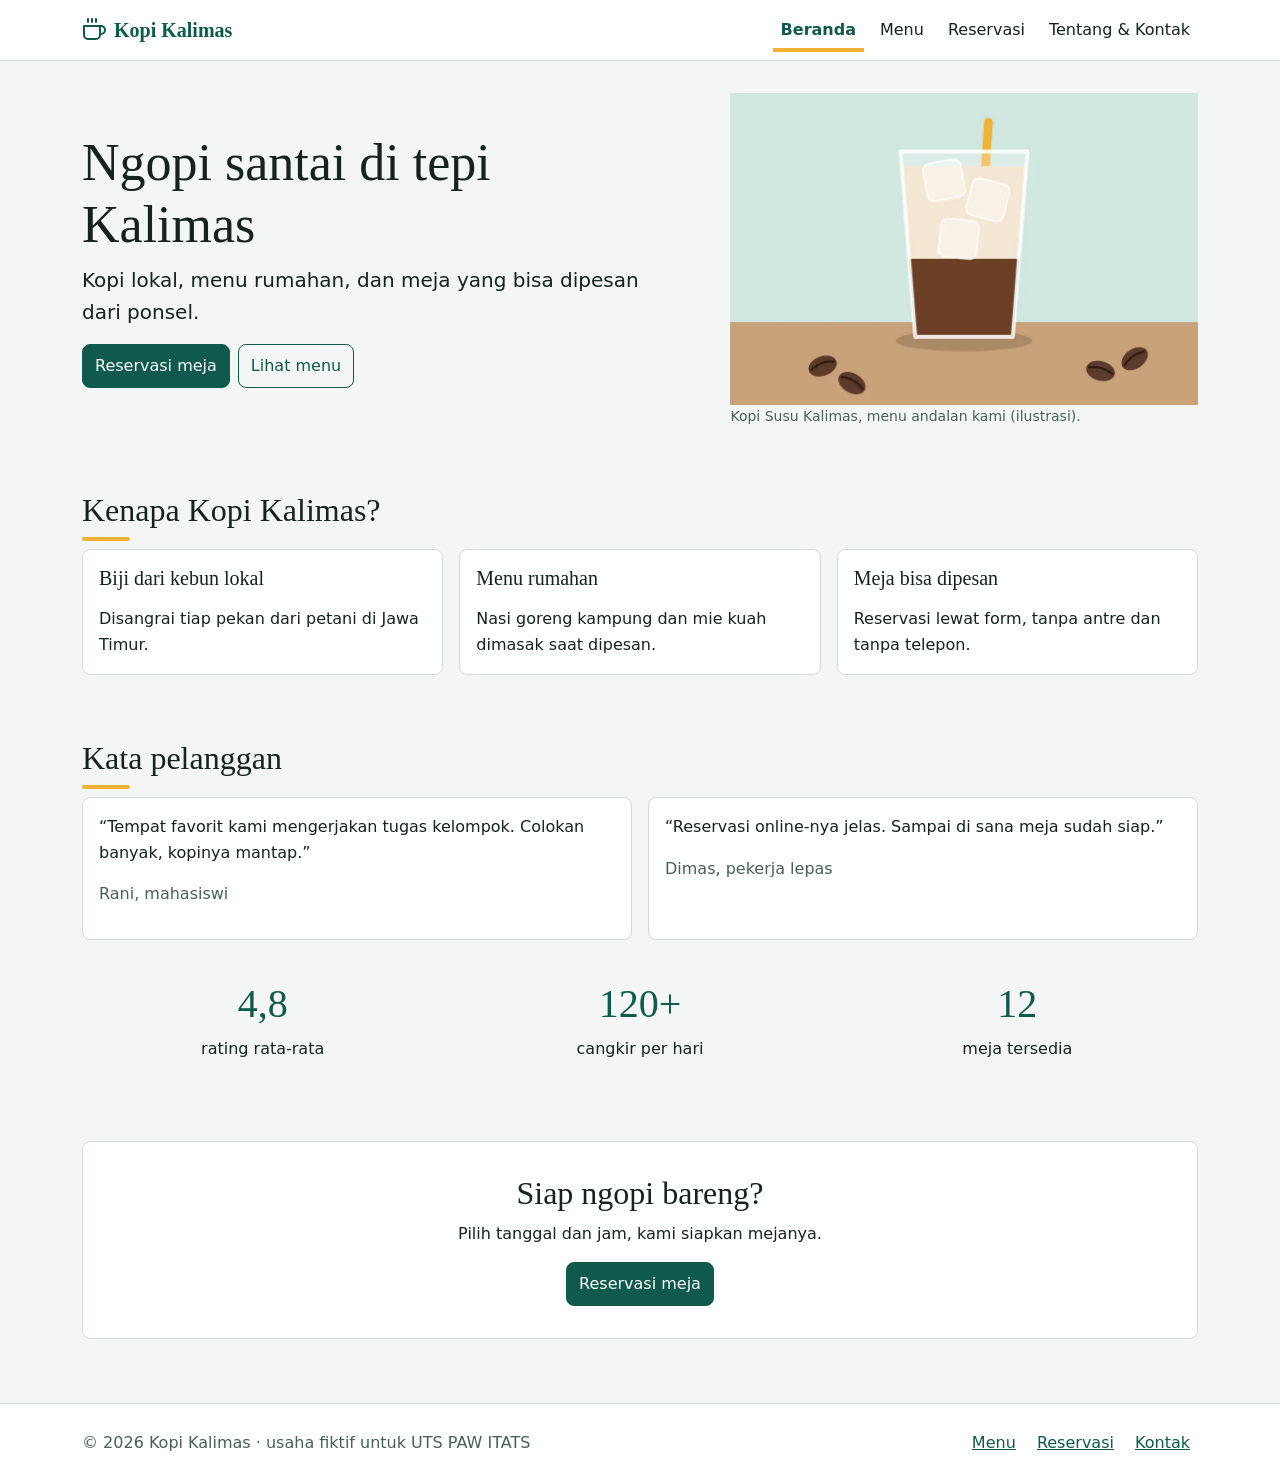
<file: index.html>
<!doctype html>
<html lang="id">
  <head>
    <meta charset="utf-8" />
    <meta name="viewport" content="width=device-width, initial-scale=1" />

    <title>Beranda | Kopi Kalimas</title>

    <meta
      name="description"
      content="Kopi Kalimas: kedai kopi dan menu rumahan di tepi Kalimas Surabaya. Lihat menu dan reservasi meja online."
    />

    <link
      href="https://cdn.jsdelivr.net/npm/bootstrap@5.3.3/dist/css/bootstrap.min.css"
      rel="stylesheet"
    />

    <link href="css/style.css" rel="stylesheet" />
  </head>

  <body>
    <a class="skip-link" href="#konten"> Lewati ke konten utama </a>

    <header class="site-header">
      <nav class="navbar navbar-expand-md" aria-label="Navigasi utama">
        <div class="container">
          <a class="navbar-brand" href="index.html">
            <svg
              class="brand-icon me-2"
              aria-hidden="true"
              focusable="false"
              xmlns="http://www.w3.org/2000/svg"
              width="24"
              height="24"
              viewBox="0 0 24 24"
              fill="none"
              stroke="currentColor"
              stroke-width="2"
              stroke-linecap="round"
              stroke-linejoin="round"
            >
              <path d="M18 8h1a4 4 0 0 1 0 8h-1"></path>
              <path d="M2 8h16v9a4 4 0 0 1-4 4H6a4 4 0 0 1-4-4V8z"></path>
              <line x1="6" y1="1" x2="6" y2="4"></line>
              <line x1="10" y1="1" x2="10" y2="4"></line>
              <line x1="14" y1="1" x2="14" y2="4"></line>
            </svg>

            Kopi Kalimas
          </a>

          <button
            class="navbar-toggler"
            type="button"
            data-bs-toggle="collapse"
            data-bs-target="#menu"
            aria-controls="menu"
            aria-expanded="false"
            aria-label="Buka menu navigasi"
          >
            <span class="navbar-toggler-icon"></span>
          </button>

          <div class="collapse navbar-collapse" id="menu">
            <ul class="navbar-nav ms-auto">
              <li class="nav-item">
                <a class="nav-link" href="index.html" aria-current="page">
                  Beranda
                </a>
              </li>

              <li class="nav-item">
                <a class="nav-link" href="katalog.html"> Menu </a>
              </li>

              <li class="nav-item">
                <a class="nav-link" href="reservasi.html"> Reservasi </a>
              </li>

              <li class="nav-item">
                <a class="nav-link" href="tentang.html">
                  Tentang &amp; Kontak
                </a>
              </li>
            </ul>
          </div>
        </div>
      </nav>
    </header>

    <main id="konten" tabindex="-1">
      <section class="hero container">
        <div class="hero-text">
          <h1>Ngopi santai di tepi Kalimas</h1>

          <p class="lead">
            Kopi lokal, menu rumahan, dan meja yang bisa dipesan dari ponsel.
          </p>

          <div class="d-flex flex-wrap gap-2">
            <a class="btn btn-primary" href="reservasi.html">
              Reservasi meja
            </a>

            <a class="btn btn-outline-primary" href="katalog.html">
              Lihat menu
            </a>
          </div>
        </div>

        <figure class="hero-media">
          <img
            src="img/kopi-susu-960.webp"
            srcset="img/kopi-susu-480.webp 480w, img/kopi-susu-960.webp 960w"
            sizes="(min-width: 64em) 40vw, (min-width: 48em) 45vw, 100vw"
            width="960"
            height="640"
            alt="Segelas kopi susu gula aren dengan es batu dan sedotan kuning"
          />

          <figcaption>
            Kopi Susu Kalimas, menu andalan kami (ilustrasi).
          </figcaption>
        </figure>
      </section>

      <section class="container section">
        <h2 class="section-title">Kenapa Kopi Kalimas?</h2>

        <div class="row row-cols-1 row-cols-md-3 g-3">
          <div class="col">
            <article class="card h-100">
              <div class="card-body">
                <h3 class="card-title h5">Biji dari kebun lokal</h3>

                <p class="card-text">
                  Disangrai tiap pekan dari petani di Jawa Timur.
                </p>
              </div>
            </article>
          </div>

          <div class="col">
            <article class="card h-100">
              <div class="card-body">
                <h3 class="card-title h5">Menu rumahan</h3>

                <p class="card-text">
                  Nasi goreng kampung dan mie kuah dimasak saat dipesan.
                </p>
              </div>
            </article>
          </div>

          <div class="col">
            <article class="card h-100">
              <div class="card-body">
                <h3 class="card-title h5">Meja bisa dipesan</h3>

                <p class="card-text">
                  Reservasi lewat form, tanpa antre dan tanpa telepon.
                </p>
              </div>
            </article>
          </div>
        </div>
      </section>

      <section class="container section">
        <h2 class="section-title">Kata pelanggan</h2>

        <div class="row g-3">
          <div class="col-md-6">
            <blockquote class="card card-body h-100">
              <p>
                “Tempat favorit kami mengerjakan tugas kelompok. Colokan banyak,
                kopinya mantap.”
              </p>

              <footer>Rani, mahasiswi</footer>
            </blockquote>
          </div>

          <div class="col-md-6">
            <blockquote class="card card-body h-100">
              <p>
                “Reservasi online-nya jelas. Sampai di sana meja sudah siap.”
              </p>

              <footer>Dimas, pekerja lepas</footer>
            </blockquote>
          </div>
        </div>

        <div class="row row-cols-3 g-3 text-center mt-3">
          <div class="col">
            <p class="stat">4,8</p>
            <p>rating rata-rata</p>
          </div>

          <div class="col">
            <p class="stat">120+</p>
            <p>cangkir per hari</p>
          </div>

          <div class="col">
            <p class="stat">12</p>
            <p>meja tersedia</p>
          </div>
        </div>
      </section>

      <section class="container section">
        <div class="cta">
          <h2>Siap ngopi bareng?</h2>

          <p>Pilih tanggal dan jam, kami siapkan mejanya.</p>

          <a class="btn btn-primary" href="reservasi.html"> Reservasi meja </a>
        </div>
      </section>
    </main>

    <footer class="site-footer">
      <div
        class="container d-flex flex-wrap justify-content-between align-items-center"
      >
        <p class="mb-0">
          © 2026 Kopi Kalimas · usaha fiktif untuk UTS PAW ITATS
        </p>

        <p class="mb-0">
          <a href="katalog.html">Menu</a>
          <a href="reservasi.html">Reservasi</a>
          <a href="tentang.html">Kontak</a>
        </p>
      </div>
    </footer>

    <script src="https://cdn.jsdelivr.net/npm/bootstrap@5.3.3/dist/js/bootstrap.bundle.min.js"></script>
  </body>
</html>
</file>
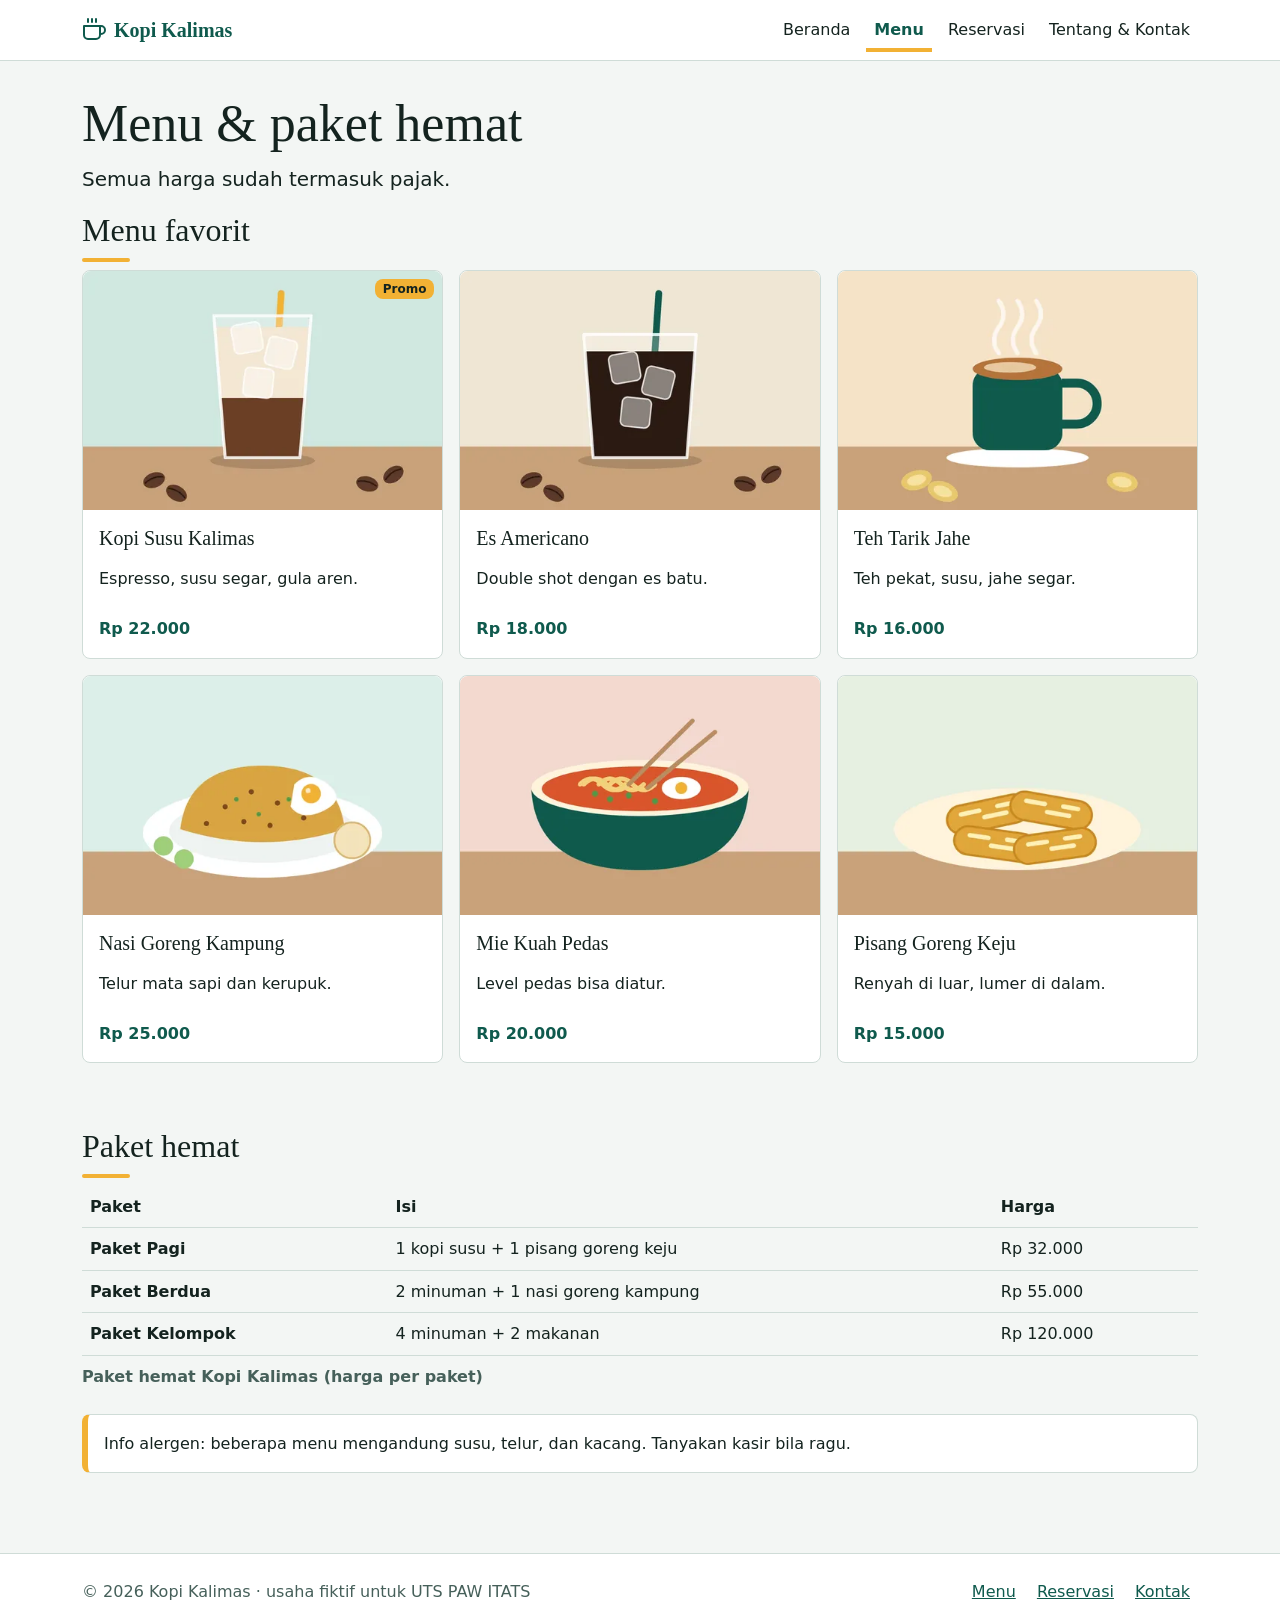
<file: katalog.html>
<!doctype html>
<html lang="id">
  <head>
    <meta charset="utf-8" />
    <meta name="viewport" content="width=device-width, initial-scale=1" />

    <title>Menu &amp; Paket Hemat | Kopi Kalimas</title>

    <meta
      name="description"
      content="Daftar menu minuman dan makanan Kopi Kalimas lengkap dengan harga dan paket hemat."
    />

    <link
      href="https://cdn.jsdelivr.net/npm/bootstrap@5.3.3/dist/css/bootstrap.min.css"
      rel="stylesheet"
    />

    <link href="css/style.css" rel="stylesheet" />
  </head>

  <body>
    <a class="skip-link" href="#konten"> Lewati ke konten utama </a>

    <header class="site-header">
      <nav class="navbar navbar-expand-md" aria-label="Navigasi utama">
        <div class="container">
          <a class="navbar-brand" href="index.html">
            <svg
              class="brand-icon me-2"
              aria-hidden="true"
              focusable="false"
              xmlns="http://www.w3.org/2000/svg"
              width="24"
              height="24"
              viewBox="0 0 24 24"
              fill="none"
              stroke="currentColor"
              stroke-width="2"
              stroke-linecap="round"
              stroke-linejoin="round"
            >
              <path d="M18 8h1a4 4 0 0 1 0 8h-1"></path>
              <path d="M2 8h16v9a4 4 0 0 1-4 4H6a4 4 0 0 1-4-4V8z"></path>
              <line x1="6" y1="1" x2="6" y2="4"></line>
              <line x1="10" y1="1" x2="10" y2="4"></line>
              <line x1="14" y1="1" x2="14" y2="4"></line>
            </svg>
            Kopi Kalimas
          </a>

          <button
            class="navbar-toggler"
            type="button"
            data-bs-toggle="collapse"
            data-bs-target="#menu"
            aria-controls="menu"
            aria-expanded="false"
            aria-label="Buka menu navigasi"
          >
            <span class="navbar-toggler-icon"></span>
          </button>

          <div class="collapse navbar-collapse" id="menu">
            <ul class="navbar-nav ms-auto">
              <li class="nav-item">
                <a class="nav-link" href="index.html"> Beranda </a>
              </li>

              <li class="nav-item">
                <a class="nav-link" href="katalog.html" aria-current="page">
                  Menu
                </a>
              </li>

              <li class="nav-item">
                <a class="nav-link" href="reservasi.html"> Reservasi </a>
              </li>

              <li class="nav-item">
                <a class="nav-link" href="tentang.html">
                  Tentang &amp; Kontak
                </a>
              </li>
            </ul>
          </div>
        </div>
      </nav>
    </header>

    <main id="konten" tabindex="-1">
      <section class="container section">
        <h1>Menu &amp; paket hemat</h1>

        <p class="lead">Semua harga sudah termasuk pajak.</p>

        <h2 class="section-title">Menu favorit</h2>

        <div class="gallery">
          <article class="card">
            <div class="card-media">
              <img
                src="img/kopi-susu-480.webp"
                srcset="
                  img/kopi-susu-480.webp 480w,
                  img/kopi-susu-960.webp 960w
                "
                sizes="(min-width: 64em) 30vw, (min-width: 48em) 45vw, 100vw"
                width="480"
                height="320"
                loading="lazy"
                alt="Segelas kopi susu gula aren dengan es batu dan sedotan kuning"
              />

              <span class="badge badge-promo"> Promo </span>
            </div>

            <div class="card-body">
              <h3 class="card-title h5">Kopi Susu Kalimas</h3>

              <p class="card-text">Espresso, susu segar, gula aren.</p>

              <p class="price">Rp 22.000</p>
            </div>
          </article>

          <article class="card">
            <div class="card-media">
              <img
                src="img/es-americano-480.webp"
                srcset="
                  img/es-americano-480.webp 480w,
                  img/es-americano-960.webp 960w
                "
                sizes="(min-width: 64em) 30vw, (min-width: 48em) 45vw, 100vw"
                width="480"
                height="320"
                loading="lazy"
                alt="Segelas es americano hitam dengan es batu"
              />
            </div>

            <div class="card-body">
              <h3 class="card-title h5">Es Americano</h3>

              <p class="card-text">Double shot dengan es batu.</p>

              <p class="price">Rp 18.000</p>
            </div>
          </article>

          <article class="card">
            <div class="card-media">
              <img
                src="img/teh-tarik-jahe-480.webp"
                srcset="
                  img/teh-tarik-jahe-480.webp 480w,
                  img/teh-tarik-jahe-960.webp 960w
                "
                sizes="(min-width: 64em) 30vw, (min-width: 48em) 45vw, 100vw"
                width="480"
                height="320"
                loading="lazy"
                alt="Cangkir teh tarik jahe yang masih mengepul"
              />
            </div>

            <div class="card-body">
              <h3 class="card-title h5">Teh Tarik Jahe</h3>

              <p class="card-text">Teh pekat, susu, jahe segar.</p>

              <p class="price">Rp 16.000</p>
            </div>
          </article>

          <article class="card">
            <div class="card-media">
              <img
                src="img/nasi-goreng-480.webp"
                srcset="
                  img/nasi-goreng-480.webp 480w,
                  img/nasi-goreng-960.webp 960w
                "
                sizes="(min-width: 64em) 30vw, (min-width: 48em) 45vw, 100vw"
                width="480"
                height="320"
                loading="lazy"
                alt="Sepiring nasi goreng dengan telur mata sapi dan kerupuk"
              />
            </div>

            <div class="card-body">
              <h3 class="card-title h5">Nasi Goreng Kampung</h3>

              <p class="card-text">Telur mata sapi dan kerupuk.</p>

              <p class="price">Rp 25.000</p>
            </div>
          </article>

          <article class="card">
            <div class="card-media">
              <img
                src="img/mie-kuah-480.webp"
                srcset="img/mie-kuah-480.webp 480w, img/mie-kuah-960.webp 960w"
                sizes="(min-width: 64em) 30vw, (min-width: 48em) 45vw, 100vw"
                width="480"
                height="320"
                loading="lazy"
                alt="Semangkuk mie kuah merah dengan telur dan sumpit"
              />
            </div>

            <div class="card-body">
              <h3 class="card-title h5">Mie Kuah Pedas</h3>

              <p class="card-text">Level pedas bisa diatur.</p>

              <p class="price">Rp 20.000</p>
            </div>
          </article>

          <article class="card">
            <div class="card-media">
              <img
                src="img/pisang-goreng-480.webp"
                srcset="
                  img/pisang-goreng-480.webp 480w,
                  img/pisang-goreng-960.webp 960w
                "
                sizes="(min-width: 64em) 30vw, (min-width: 48em) 45vw, 100vw"
                width="480"
                height="320"
                loading="lazy"
                alt="Sepiring pisang goreng bertabur keju"
              />
            </div>

            <div class="card-body">
              <h3 class="card-title h5">Pisang Goreng Keju</h3>

              <p class="card-text">Renyah di luar, lumer di dalam.</p>

              <p class="price">Rp 15.000</p>
            </div>
          </article>
        </div>
      </section>

      <section class="container section">
        <h2 class="section-title">Paket hemat</h2>

        <div class="table-responsive">
          <table class="table">
            <caption>
              Paket hemat Kopi Kalimas (harga per paket)
            </caption>

            <thead>
              <tr>
                <th scope="col">Paket</th>
                <th scope="col">Isi</th>
                <th scope="col">Harga</th>
              </tr>
            </thead>

            <tbody>
              <tr>
                <th scope="row">Paket Pagi</th>
                <td>1 kopi susu + 1 pisang goreng keju</td>
                <td>Rp 32.000</td>
              </tr>

              <tr>
                <th scope="row">Paket Berdua</th>
                <td>2 minuman + 1 nasi goreng kampung</td>
                <td>Rp 55.000</td>
              </tr>

              <tr>
                <th scope="row">Paket Kelompok</th>
                <td>4 minuman + 2 makanan</td>
                <td>Rp 120.000</td>
              </tr>
            </tbody>
          </table>
        </div>

        <aside class="alert alert-warning" role="note">
          Info alergen: beberapa menu mengandung susu, telur, dan kacang.
          Tanyakan kasir bila ragu.
        </aside>
      </section>
    </main>

    <footer class="site-footer">
      <div
        class="container d-flex flex-wrap justify-content-between align-items-center"
      >
        <p class="mb-0">
          © 2026 Kopi Kalimas · usaha fiktif untuk UTS PAW ITATS
        </p>

        <p class="mb-0">
          <a href="katalog.html">Menu</a>
          <a href="reservasi.html">Reservasi</a>
          <a href="tentang.html">Kontak</a>
        </p>
      </div>
    </footer>

    <script src="https://cdn.jsdelivr.net/npm/bootstrap@5.3.3/dist/js/bootstrap.bundle.min.js"></script>
  </body>
</html>
</file>
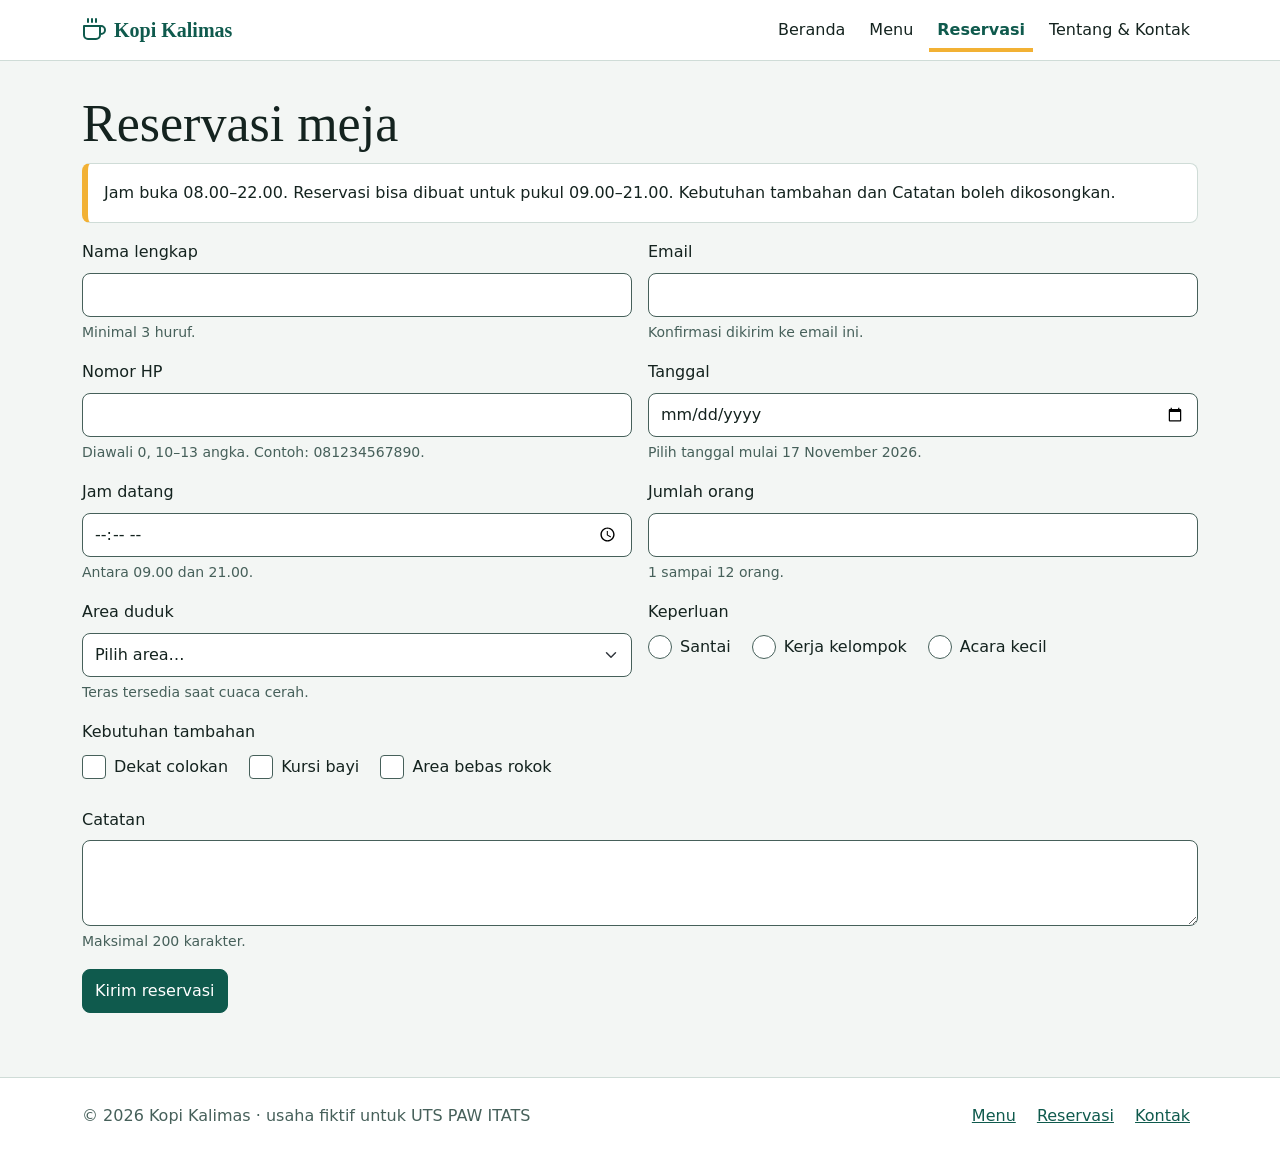
<file: reservasi.html>
<!doctype html>
<html lang="id">
  <head>
    <meta charset="utf-8" />
    <meta name="viewport" content="width=device-width, initial-scale=1" />

    <title>Reservasi Meja | Kopi Kalimas</title>

    <meta
      name="description"
      content="Form reservasi meja Kopi Kalimas: pilih tanggal, jam, jumlah orang, dan area duduk."
    />

    <link
      href="https://cdn.jsdelivr.net/npm/bootstrap@5.3.3/dist/css/bootstrap.min.css"
      rel="stylesheet"
    />

    <link href="css/style.css" rel="stylesheet" />
  </head>

  <body>
    <a class="skip-link" href="#konten"> Lewati ke konten utama </a>

    <header class="site-header">
      <nav class="navbar navbar-expand-md" aria-label="Navigasi utama">
        <div class="container">
          <a class="navbar-brand" href="index.html">
            <svg
              class="brand-icon me-2"
              aria-hidden="true"
              focusable="false"
              xmlns="http://www.w3.org/2000/svg"
              width="24"
              height="24"
              viewBox="0 0 24 24"
              fill="none"
              stroke="currentColor"
              stroke-width="2"
              stroke-linecap="round"
              stroke-linejoin="round"
            >
              <path d="M18 8h1a4 4 0 0 1 0 8h-1"></path>
              <path d="M2 8h16v9a4 4 0 0 1-4 4H6a4 4 0 0 1-4-4V8z"></path>
              <line x1="6" y1="1" x2="6" y2="4"></line>
              <line x1="10" y1="1" x2="10" y2="4"></line>
              <line x1="14" y1="1" x2="14" y2="4"></line>
            </svg>

            Kopi Kalimas
          </a>

          <button
            class="navbar-toggler"
            type="button"
            data-bs-toggle="collapse"
            data-bs-target="#menu"
            aria-controls="menu"
            aria-expanded="false"
            aria-label="Buka menu navigasi"
          >
            <span class="navbar-toggler-icon"></span>
          </button>

          <div class="collapse navbar-collapse" id="menu">
            <ul class="navbar-nav ms-auto">
              <li class="nav-item">
                <a class="nav-link" href="index.html"> Beranda </a>
              </li>

              <li class="nav-item">
                <a class="nav-link" href="katalog.html"> Menu </a>
              </li>

              <li class="nav-item">
                <a class="nav-link" href="reservasi.html" aria-current="page">
                  Reservasi
                </a>
              </li>

              <li class="nav-item">
                <a class="nav-link" href="tentang.html">
                  Tentang &amp; Kontak
                </a>
              </li>
            </ul>
          </div>
        </div>
      </nav>
    </header>

    <main id="konten" tabindex="-1">
      <section class="container section">
        <h1>Reservasi meja</h1>

        <p class="alert alert-info">
          Jam buka 08.00–22.00. Reservasi bisa dibuat untuk pukul 09.00–21.00.
          Kebutuhan tambahan dan Catatan boleh dikosongkan.
        </p>

        <form class="row g-3" method="get" action="terima-kasih.html">
          <div class="col-md-6">
            <label class="form-label" for="nama"> Nama lengkap </label>

            <input
              class="form-control"
              id="nama"
              name="nama"
              type="text"
              autocomplete="name"
              required
              minlength="3"
              aria-describedby="h-nama"
            />

            <div id="h-nama" class="form-text">Minimal 3 huruf.</div>
          </div>

          <div class="col-md-6">
            <label class="form-label" for="email"> Email </label>

            <input
              class="form-control"
              id="email"
              name="email"
              type="email"
              autocomplete="email"
              inputmode="email"
              required
              aria-describedby="h-email"
            />

            <div id="h-email" class="form-text">
              Konfirmasi dikirim ke email ini.
            </div>
          </div>

          <div class="col-md-6">
            <label class="form-label" for="telepon"> Nomor HP </label>

            <input
              class="form-control"
              id="telepon"
              name="telepon"
              type="tel"
              autocomplete="tel"
              inputmode="tel"
              required
              pattern="0[0-9]{9,12}"
              aria-describedby="h-telepon"
            />

            <div id="h-telepon" class="form-text">
              Diawali 0, 10–13 angka. Contoh: 081234567890.
            </div>
          </div>

          <div class="col-md-6">
            <label class="form-label" for="tanggal"> Tanggal </label>

            <input
              class="form-control"
              id="tanggal"
              name="tanggal"
              type="date"
              autocomplete="off"
              required
              min="2026-11-17"
              max="2027-06-30"
              aria-describedby="h-tanggal"
            />

            <div id="h-tanggal" class="form-text">
              Pilih tanggal mulai 17 November 2026.
            </div>
          </div>

          <div class="col-md-6">
            <label class="form-label" for="jam"> Jam datang </label>

            <input
              class="form-control"
              id="jam"
              name="jam"
              type="time"
              autocomplete="off"
              required
              min="09:00"
              max="21:00"
              step="1800"
              aria-describedby="h-jam"
            />

            <div id="h-jam" class="form-text">Antara 09.00 dan 21.00.</div>
          </div>

          <div class="col-md-6">
            <label class="form-label" for="jumlah"> Jumlah orang </label>

            <input
              class="form-control"
              id="jumlah"
              name="jumlah"
              type="number"
              autocomplete="off"
              inputmode="numeric"
              required
              min="1"
              max="12"
              aria-describedby="h-jumlah"
            />

            <div id="h-jumlah" class="form-text">1 sampai 12 orang.</div>
          </div>

          <div class="col-md-6">
            <label class="form-label" for="area"> Area duduk </label>

            <select
              class="form-select"
              id="area"
              name="area"
              required
              aria-describedby="h-area"
            >
              <option value="">Pilih area…</option>
              <option>Dalam ruangan (AC)</option>
              <option>Teras tepi sungai</option>
              <option>Lantai 2</option>
            </select>

            <div id="h-area" class="form-text">
              Teras tersedia saat cuaca cerah.
            </div>
          </div>

          <fieldset class="col-md-6">
            <legend class="form-label fs-6">Keperluan</legend>

            <div class="form-check form-check-inline">
              <input
                class="form-check-input"
                type="radio"
                name="perlu"
                id="perlu-santai"
                value="santai"
                required
              />

              <label class="form-check-label" for="perlu-santai">
                Santai
              </label>
            </div>

            <div class="form-check form-check-inline">
              <input
                class="form-check-input"
                type="radio"
                name="perlu"
                id="perlu-kerja"
                value="kerja"
              />

              <label class="form-check-label" for="perlu-kerja">
                Kerja kelompok
              </label>
            </div>

            <div class="form-check form-check-inline">
              <input
                class="form-check-input"
                type="radio"
                name="perlu"
                id="perlu-acara"
                value="acara"
              />

              <label class="form-check-label" for="perlu-acara">
                Acara kecil
              </label>
            </div>
          </fieldset>

          <fieldset class="col-12">
            <legend class="form-label fs-6">Kebutuhan tambahan</legend>

            <div class="form-check form-check-inline">
              <input
                class="form-check-input"
                type="checkbox"
                name="extra"
                id="extra-colokan"
                value="colokan"
              />

              <label class="form-check-label" for="extra-colokan">
                Dekat colokan
              </label>
            </div>

            <div class="form-check form-check-inline">
              <input
                class="form-check-input"
                type="checkbox"
                name="extra"
                id="extra-kursibayi"
                value="kursibayi"
              />

              <label class="form-check-label" for="extra-kursibayi">
                Kursi bayi
              </label>
            </div>

            <div class="form-check form-check-inline">
              <input
                class="form-check-input"
                type="checkbox"
                name="extra"
                id="extra-nonrokok"
                value="nonrokok"
              />

              <label class="form-check-label" for="extra-nonrokok">
                Area bebas rokok
              </label>
            </div>
          </fieldset>

          <div class="col-12">
            <label class="form-label" for="catatan"> Catatan </label>

            <textarea
              class="form-control"
              id="catatan"
              name="catatan"
              rows="3"
              maxlength="200"
              aria-describedby="h-catatan"
            ></textarea>

            <div id="h-catatan" class="form-text">Maksimal 200 karakter.</div>
          </div>

          <div class="col-12">
            <button class="btn btn-primary" type="submit">
              Kirim reservasi
            </button>
          </div>
        </form>
      </section>
    </main>

    <footer class="site-footer">
      <div
        class="container d-flex flex-wrap justify-content-between align-items-center"
      >
        <p class="mb-0">
          © 2026 Kopi Kalimas · usaha fiktif untuk UTS PAW ITATS
        </p>

        <p class="mb-0">
          <a href="katalog.html">Menu</a>
          <a href="reservasi.html">Reservasi</a>
          <a href="tentang.html">Kontak</a>
        </p>
      </div>
    </footer>

    <script src="https://cdn.jsdelivr.net/npm/bootstrap@5.3.3/dist/js/bootstrap.bundle.min.js"></script>
  </body>
</html>
</file>
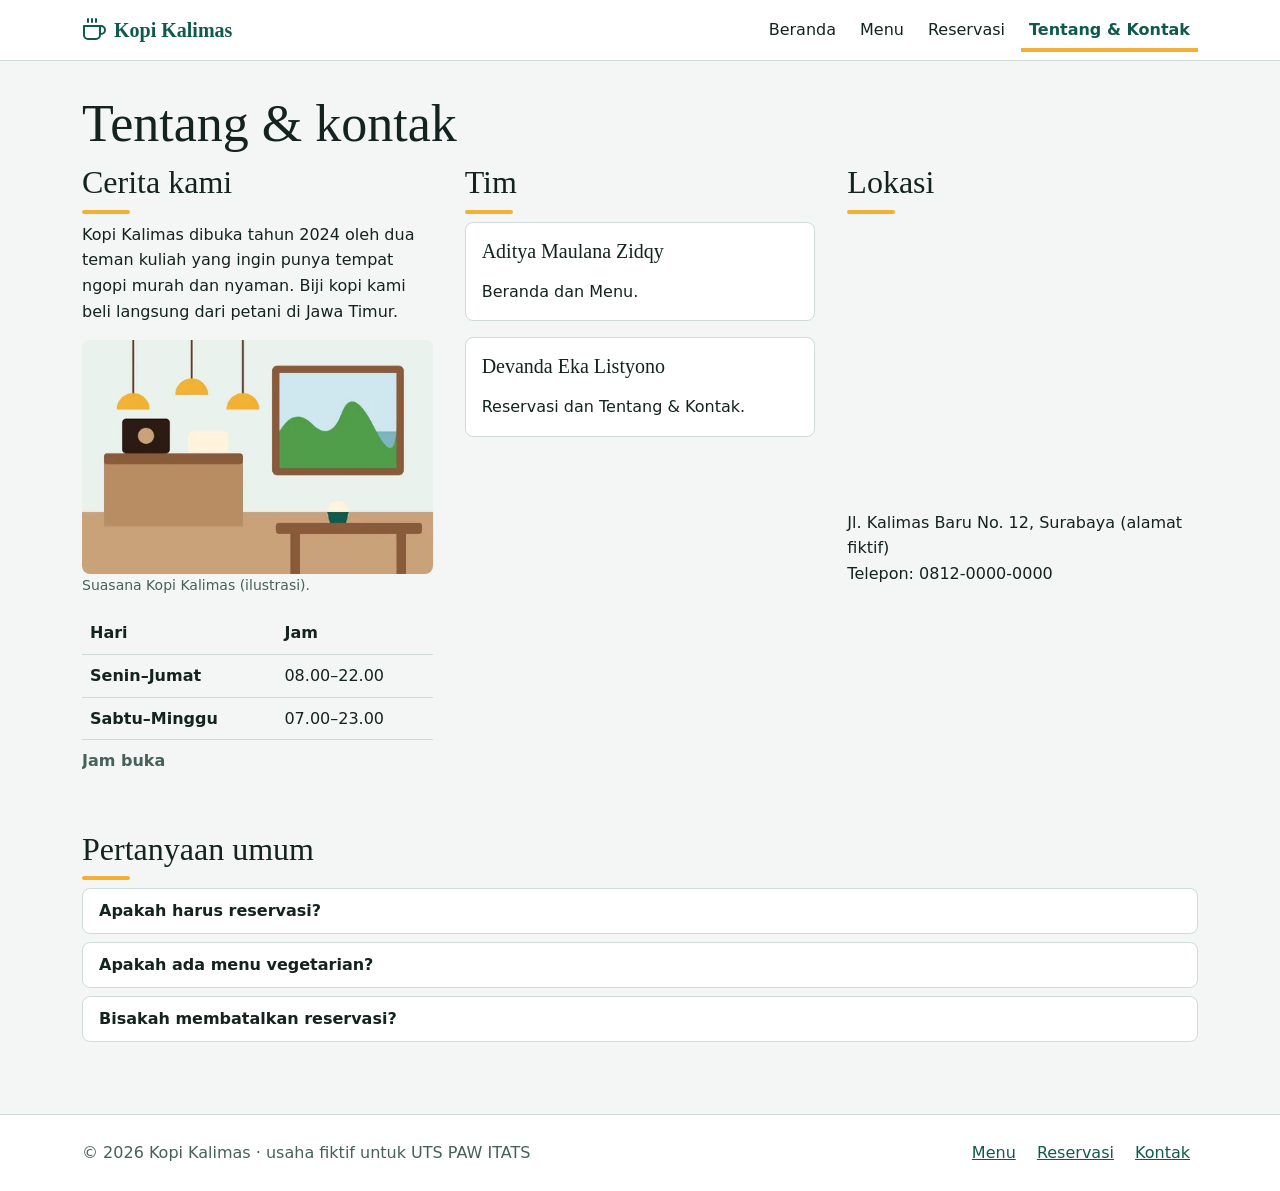
<file: tentang.html>
<!doctype html>
<html lang="id">
  <head>
    <meta charset="utf-8" />
    <meta name="viewport" content="width=device-width, initial-scale=1" />

    <title>Tentang &amp; Kontak | Kopi Kalimas</title>

    <meta
      name="description"
      content="Cerita, tim, jam buka, lokasi, dan pertanyaan umum seputar Kopi Kalimas."
    />

    <link
      href="https://cdn.jsdelivr.net/npm/bootstrap@5.3.3/dist/css/bootstrap.min.css"
      rel="stylesheet"
    />

    <link href="css/style.css" rel="stylesheet" />
  </head>

  <body>
    <a class="skip-link" href="#konten"> Lewati ke konten utama </a>

    <header class="site-header">
      <nav class="navbar navbar-expand-md" aria-label="Navigasi utama">
        <div class="container">
          <a class="navbar-brand" href="index.html">
            <svg
              class="brand-icon me-2"
              aria-hidden="true"
              focusable="false"
              xmlns="http://www.w3.org/2000/svg"
              width="24"
              height="24"
              viewBox="0 0 24 24"
              fill="none"
              stroke="currentColor"
              stroke-width="2"
              stroke-linecap="round"
              stroke-linejoin="round"
            >
              <path d="M18 8h1a4 4 0 0 1 0 8h-1"></path>
              <path d="M2 8h16v9a4 4 0 0 1-4 4H6a4 4 0 0 1-4-4V8z"></path>
              <line x1="6" y1="1" x2="6" y2="4"></line>
              <line x1="10" y1="1" x2="10" y2="4"></line>
              <line x1="14" y1="1" x2="14" y2="4"></line>
            </svg>

            Kopi Kalimas
          </a>

          <button
            class="navbar-toggler"
            type="button"
            data-bs-toggle="collapse"
            data-bs-target="#menu"
            aria-controls="menu"
            aria-expanded="false"
            aria-label="Buka menu navigasi"
          >
            <span class="navbar-toggler-icon"></span>
          </button>

          <div class="collapse navbar-collapse" id="menu">
            <ul class="navbar-nav ms-auto">
              <li class="nav-item">
                <a class="nav-link" href="index.html"> Beranda </a>
              </li>

              <li class="nav-item">
                <a class="nav-link" href="katalog.html"> Menu </a>
              </li>

              <li class="nav-item">
                <a class="nav-link" href="reservasi.html"> Reservasi </a>
              </li>

              <li class="nav-item">
                <a class="nav-link" href="tentang.html" aria-current="page">
                  Tentang &amp; Kontak
                </a>
              </li>
            </ul>
          </div>
        </div>
      </nav>
    </header>

    <main id="konten" tabindex="-1">
      <div class="container section">
        <h1>Tentang &amp; kontak</h1>

        <div class="layout">
          <section class="area-profil">
            <h2 class="section-title">Cerita kami</h2>

            <p>
              Kopi Kalimas dibuka tahun 2024 oleh dua teman kuliah yang ingin
              punya tempat ngopi murah dan nyaman. Biji kopi kami beli langsung
              dari petani di Jawa Timur.
            </p>

            <figure>
              <img
                src="img/suasana-kedai-960.webp"
                srcset="
                  img/suasana-kedai-480.webp 480w,
                  img/suasana-kedai-960.webp 960w
                "
                sizes="(min-width: 64em) 30vw, (min-width: 48em) 45vw, 100vw"
                width="960"
                height="640"
                loading="lazy"
                alt="Suasana kedai: meja kasir, lampu gantung, dan jendela menghadap sungai"
              />

              <figcaption>Suasana Kopi Kalimas (ilustrasi).</figcaption>
            </figure>

            <div class="table-responsive">
              <table class="table">
                <caption>
                  Jam buka
                </caption>

                <thead>
                  <tr>
                    <th scope="col">Hari</th>
                    <th scope="col">Jam</th>
                  </tr>
                </thead>

                <tbody>
                  <tr>
                    <th scope="row">Senin–Jumat</th>
                    <td>08.00–22.00</td>
                  </tr>

                  <tr>
                    <th scope="row">Sabtu–Minggu</th>
                    <td>07.00–23.00</td>
                  </tr>
                </tbody>
              </table>
            </div>
          </section>

          <section class="area-tim">
            <h2 class="section-title">Tim</h2>

            <article class="card mb-3">
              <div class="card-body">
                <h3 class="card-title h5">Aditya Maulana Zidqy</h3>

                <p class="card-text">Beranda dan Menu.</p>
              </div>
            </article>

            <article class="card">
              <div class="card-body">
                <h3 class="card-title h5">Devanda Eka Listyono</h3>

                <p class="card-text">Reservasi dan Tentang &amp; Kontak.</p>
              </div>
            </article>
          </section>

          <section class="area-lokasi">
            <h2 class="section-title">Lokasi</h2>

            <iframe
              title="Peta lokasi Kopi Kalimas di Surabaya"
              src="https://www.openstreetmap.org/export/embed.html?bbox=112.7308%2C-7.2775%2C112.7708%2C-7.2375&amp;layer=mapnik"
              width="600"
              height="400"
              loading="lazy"
            ></iframe>

            <address>
              Jl. Kalimas Baru No. 12, Surabaya (alamat fiktif)
              <br />
              Telepon: 0812-0000-0000
            </address>
          </section>

          <section class="area-faq">
            <h2 class="section-title">Pertanyaan umum</h2>

            <details>
              <summary>Apakah harus reservasi?</summary>

              <p>
                Tidak wajib, tetapi disarankan untuk akhir pekan dan rombongan
                lebih dari 4 orang.
              </p>
            </details>

            <details>
              <summary>Apakah ada menu vegetarian?</summary>

              <p>Ada. Pisang goreng keju dan semua minuman tanpa daging.</p>
            </details>

            <details>
              <summary>Bisakah membatalkan reservasi?</summary>

              <p>
                Bisa, hubungi kami lewat telepon paling lambat 2 jam sebelum jam
                datang.
              </p>
            </details>
          </section>
        </div>
      </div>
    </main>

    <footer class="site-footer">
      <div
        class="container d-flex flex-wrap justify-content-between align-items-center"
      >
        <p class="mb-0">
          © 2026 Kopi Kalimas · usaha fiktif untuk UTS PAW ITATS
        </p>

        <p class="mb-0">
          <a href="katalog.html">Menu</a>
          <a href="reservasi.html">Reservasi</a>
          <a href="tentang.html">Kontak</a>
        </p>
      </div>
    </footer>

    <script src="https://cdn.jsdelivr.net/npm/bootstrap@5.3.3/dist/js/bootstrap.bundle.min.js"></script>
  </body>
</html>
</file>
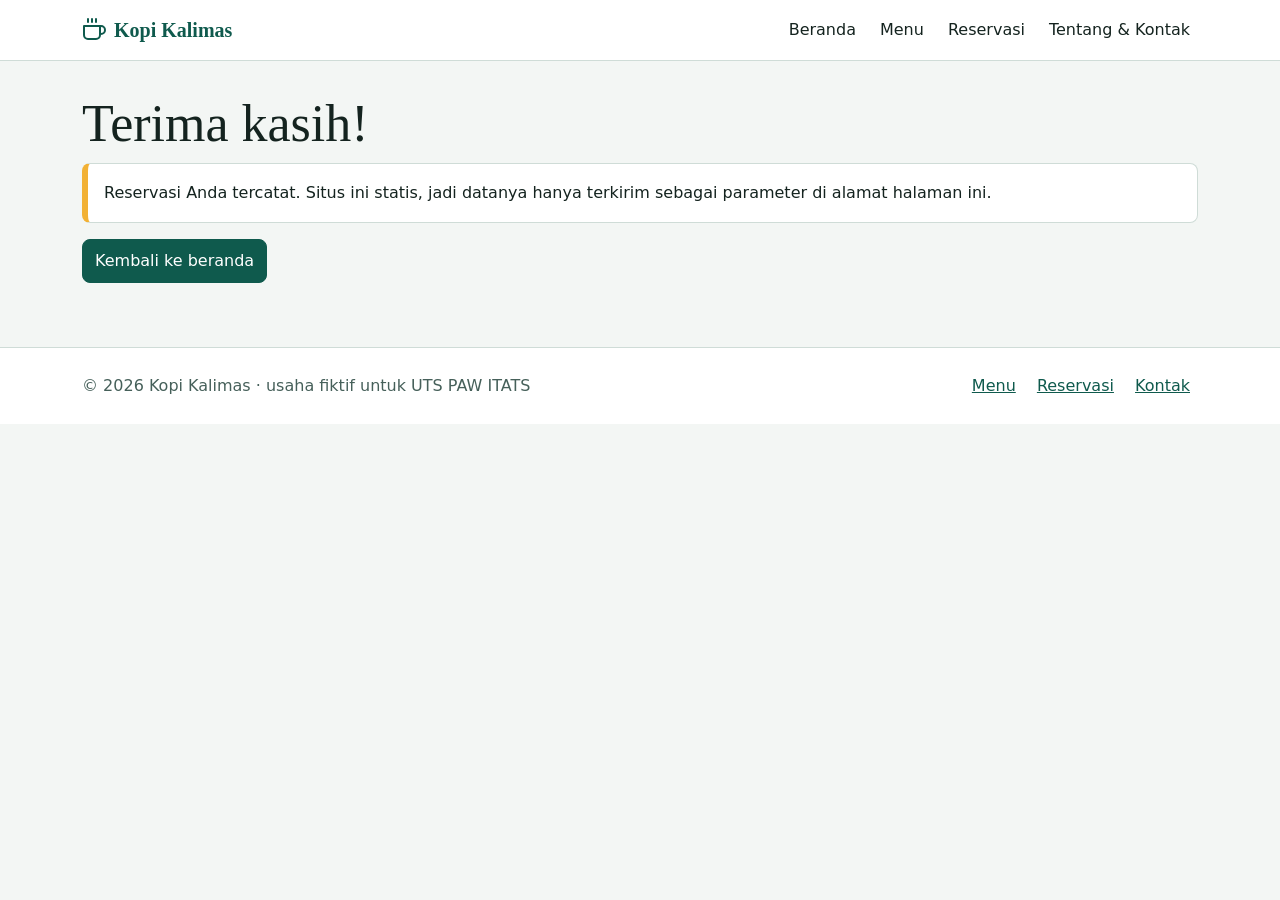
<file: terima-kasih.html>
<!doctype html>
<html lang="id">
  <head>
    <meta charset="utf-8" />
    <meta name="viewport" content="width=device-width, initial-scale=1" />
    <title>Terima Kasih | Kopi Kalimas</title>
    <meta name="description" content="Reservasi Anda sudah kami terima." />

    <link
      href="https://cdn.jsdelivr.net/npm/bootstrap@5.3.3/dist/css/bootstrap.min.css"
      rel="stylesheet"
    />
    <link href="css/style.css" rel="stylesheet" />
  </head>

  <body>
    <a class="skip-link" href="#konten">Lewati ke konten utama</a>

    <header class="site-header">
      <nav class="navbar navbar-expand-md" aria-label="Navigasi utama">
        <div class="container">
          <a class="navbar-brand" href="index.html">
            <svg
              class="brand-icon me-2"
              aria-hidden="true"
              focusable="false"
              xmlns="http://www.w3.org/2000/svg"
              width="24"
              height="24"
              viewBox="0 0 24 24"
              fill="none"
              stroke="currentColor"
              stroke-width="2"
              stroke-linecap="round"
              stroke-linejoin="round"
            >
              <path d="M18 8h1a4 4 0 0 1 0 8h-1"></path>
              <path d="M2 8h16v9a4 4 0 0 1-4 4H6a4 4 0 0 1-4-4V8z"></path>
              <line x1="6" y1="1" x2="6" y2="4"></line>
              <line x1="10" y1="1" x2="10" y2="4"></line>
              <line x1="14" y1="1" x2="14" y2="4"></line>
            </svg>
            Kopi Kalimas
          </a>

          <button
            class="navbar-toggler"
            type="button"
            data-bs-toggle="collapse"
            data-bs-target="#menu"
            aria-controls="menu"
            aria-expanded="false"
            aria-label="Buka menu navigasi"
          >
            <span class="navbar-toggler-icon"></span>
          </button>

          <div class="collapse navbar-collapse" id="menu">
            <ul class="navbar-nav ms-auto">
              <li class="nav-item">
                <a class="nav-link" href="index.html">Beranda</a>
              </li>
              <li class="nav-item">
                <a class="nav-link" href="katalog.html">Menu</a>
              </li>
              <li class="nav-item">
                <a class="nav-link" href="reservasi.html">Reservasi</a>
              </li>
              <li class="nav-item">
                <a class="nav-link" href="tentang.html">Tentang &amp; Kontak</a>
              </li>
            </ul>
          </div>
        </div>
      </nav>
    </header>

    <main id="konten" tabindex="-1">
      <section class="container section">
        <h1>Terima kasih!</h1>

        <p class="alert alert-info">
          Reservasi Anda tercatat. Situs ini statis, jadi datanya hanya terkirim
          sebagai parameter di alamat halaman ini.
        </p>

        <a class="btn btn-primary" href="index.html">Kembali ke beranda</a>
      </section>
    </main>

    <footer class="site-footer">
      <div
        class="container d-flex flex-wrap justify-content-between align-items-center"
      >
        <p class="mb-0">
          © 2026 Kopi Kalimas · usaha fiktif untuk UTS PAW ITATS
        </p>

        <p class="mb-0">
          <a href="katalog.html">Menu</a>
          <a href="reservasi.html">Reservasi</a>
          <a href="tentang.html">Kontak</a>
        </p>
      </div>
    </footer>

    <script src="https://cdn.jsdelivr.net/npm/bootstrap@5.3.3/dist/js/bootstrap.bundle.min.js"></script>
  </body>
</html>
</file>
<file: css/style.css>
:root {
  color-scheme: light dark;

  --c-bg: #f3f6f4;
  --c-surface: #fff;
  --c-text: #14231f;
  --c-muted: #46605a;

  --c-primary: #0f5a4d;
  --c-primary-d: #0a4036;
  --c-on-primary: #fff;

  --c-accent: #f2b134;
  --c-on-accent: #14231f;

  --c-border: #cfdcd7;
  --c-danger: #a4161a;
  --c-focus: #0b5cad;
  --c-invert: 0;

  --font-head: "Palatino Linotype", Palatino, Georgia, serif;
  --font-body: system-ui, -apple-system, "Segoe UI", Roboto, sans-serif;

  --space-1: 0.5rem;
  --space-2: 1rem;
  --space-3: 2rem;

  --radius: 0.5rem;

  --bs-body-bg: var(--c-bg);
  --bs-body-color: var(--c-text);
  --bs-emphasis-color: var(--c-text);
  --bs-secondary-color: var(--c-muted);
  --bs-body-font-family: var(--font-body);
  --bs-border-color: var(--c-border);
  --bs-border-radius: var(--radius);
}

*,
::before,
::after {
  box-sizing: border-box;
}

body {
  font-family: var(--font-body);
  font-size: 1rem;
  line-height: 1.6;
}

h1,
h2,
h3 {
  font-family: var(--font-head);
  line-height: 1.2;
}

h1 {
  font-size: clamp(1.9rem, 1.2rem + 3.5vw, 3.25rem);
}

h2 {
  font-size: clamp(1.4rem, 1.1rem + 1.5vw, 2rem);
}

img {
  max-width: 100%;
  height: auto;
}

a {
  color: var(--c-primary);
}

a:hover {
  color: var(--c-primary-d);
}

:is(
  a,
  button,
  input,
  select,
  textarea,
  summary,
  .btn,
  .form-control,
  .form-select,
  .form-check-input,
  .navbar-toggler
):focus-visible {
  outline: 0.1875rem solid var(--c-focus);
  outline-offset: 0.125rem;
}

main:focus {
  outline: none;
}

.skip-link {
  display: inline-flex;
  align-items: center;
  min-height: 2.75rem;
  position: absolute;
  top: -4rem;
  left: var(--space-1);
  z-index: 2000;
  padding: var(--space-1) var(--space-2);
  background: var(--c-primary);
  color: var(--c-on-primary);
  border-radius: var(--radius);
}

.skip-link:focus {
  top: var(--space-1);
}

.section {
  padding-block: var(--space-3);
}

.section-title::after {
  content: "";
  display: block;
  width: 3rem;
  height: 0.25rem;
  margin-top: var(--space-1);
  background: var(--c-accent);
  border-radius: var(--radius);
}

.site-header {
  position: sticky;
  top: 0;
  z-index: 1030;
  background: var(--c-surface);
  border-bottom: 1px solid var(--c-border);
}

.navbar {
  --bs-navbar-color: var(--c-text);
  --bs-navbar-hover-color: var(--c-primary);
  --bs-navbar-brand-color: var(--c-primary);
  --bs-navbar-brand-hover-color: var(--c-primary-d);
}

.navbar-brand {
  display: inline-flex;
  align-items: center;
  min-height: 2.75rem;
  font-family: var(--font-head);
  font-weight: 700;
}

.navbar-nav {
  gap: var(--space-1);
}

.nav-link {
  display: flex;
  align-items: center;
  min-height: 2.75rem;
}

.nav-link[aria-current="page"] {
  color: var(--c-primary);
  font-weight: 700;
  box-shadow: inset 0 -0.25rem 0 var(--c-accent);
}

.navbar-toggler {
  min-width: 2.75rem;
  min-height: 2.75rem;
  border-color: var(--c-border);
}

.navbar-toggler-icon {
  filter: invert(var(--c-invert));
}

.btn {
  display: inline-flex;
  align-items: center;
  justify-content: center;
  min-height: 2.75rem;
}

.btn-primary {
  --bs-btn-bg: var(--c-primary);
  --bs-btn-border-color: var(--c-primary);
  --bs-btn-color: var(--c-on-primary);

  --bs-btn-hover-bg: var(--c-primary-d);
  --bs-btn-hover-border-color: var(--c-primary-d);
  --bs-btn-hover-color: var(--c-on-primary);

  --bs-btn-active-bg: var(--c-primary-d);
  --bs-btn-active-border-color: var(--c-primary-d);
  --bs-btn-active-color: var(--c-on-primary);
}

.btn-outline-primary {
  --bs-btn-color: var(--c-primary);
  --bs-btn-border-color: var(--c-primary);

  --bs-btn-hover-bg: var(--c-primary);
  --bs-btn-hover-border-color: var(--c-primary);
  --bs-btn-hover-color: var(--c-on-primary);

  --bs-btn-active-bg: var(--c-primary);
  --bs-btn-active-border-color: var(--c-primary);
  --bs-btn-active-color: var(--c-on-primary);
}

.hero {
  display: grid;
  gap: var(--space-3);
  align-items: center;
  padding-block: var(--space-3);
  grid-template-areas:
    "teks"
    "gambar";
}

.hero-text {
  grid-area: teks;
}

.hero-media {
  grid-area: gambar;
  margin: 0;
}

figcaption {
  font-size: 0.875rem;
  color: var(--c-muted);
}

.stat {
  margin: 0;
  font-family: var(--font-head);
  font-size: clamp(1.75rem, 1rem + 3vw, 2.5rem);
  color: var(--c-primary);
}

.cta {
  padding: var(--space-3);
  text-align: center;
  background: var(--c-surface);
  border: 1px solid var(--c-border);
  border-radius: var(--radius);
}

.gallery {
  display: grid;
  gap: var(--space-2);
  grid-template-columns: repeat(auto-fit, minmax(min(100%, 17rem), 1fr));
}

.card {
  background: var(--c-surface);
  color: var(--c-text);
  border: 1px solid var(--c-border);
  border-radius: var(--radius);
  transition: border-color 0.2s;
}

.card:hover {
  border-color: var(--c-primary);
}

.card-body {
  display: flex;
  flex-direction: column;
  align-items: flex-start;
  gap: var(--space-1);
}

.card-media {
  position: relative;
}

.card-media img {
  display: block;
  width: 100%;
  border-radius: var(--radius) var(--radius) 0 0;
}

.badge-promo {
  position: absolute;
  top: var(--space-1);
  right: var(--space-1);
  background: var(--c-accent);
  color: var(--c-on-accent);
}

.price {
  margin: auto 0 0;
  font-weight: 700;
  color: var(--c-primary);
}

blockquote.card p {
  margin-bottom: var(--space-1);
}

blockquote.card footer {
  color: var(--c-muted);
}

.table {
  --bs-table-bg: transparent;
  --bs-table-color: var(--c-text);
  --bs-table-border-color: var(--c-border);
}

caption {
  color: var(--c-muted);
  font-weight: 600;
}

.alert {
  --bs-alert-bg: var(--c-surface);
  --bs-alert-color: var(--c-text);
  --bs-alert-border-color: var(--c-border);

  border-left: 0.375rem solid var(--c-accent);
}

.form-control,
.form-select {
  min-height: 2.75rem;
  background-color: var(--c-surface);
  color: var(--c-text);
  border-color: var(--c-muted);
}

.form-control:user-invalid,
.form-select:user-invalid,
.form-check-input:user-invalid {
  border-color: var(--c-danger);
  box-shadow: 0 0 0 0.1875rem var(--c-danger);
}

.form-check {
  display: inline-flex;
  align-items: center;
  gap: var(--space-1);
  min-height: 2.75rem;
  padding-left: 0;
}

.form-check .form-check-input {
  float: none;
  width: 1.5rem;
  height: 1.5rem;
  margin: 0;
  background-color: var(--c-surface);
  border-color: var(--c-muted);
}

.form-check-input:checked {
  background-color: var(--c-primary);
  border-color: var(--c-primary);
}

legend.form-label {
  margin-bottom: 0;
}

.form-check-label {
  display: flex;
  align-items: center;
  min-height: 2.75rem;
}

.layout {
  display: grid;
  gap: var(--space-3);
  grid-template-areas:
    "profil"
    "tim"
    "lokasi"
    "faq";
}

.layout > * {
  min-width: 0;
}

.area-profil {
  grid-area: profil;
}

.area-tim {
  grid-area: tim;
}

.area-lokasi {
  grid-area: lokasi;
}

.area-faq {
  grid-area: faq;
}

.area-profil figure {
  margin: 0 0 var(--space-2);
}

.area-profil img {
  border-radius: var(--radius);
}

.area-lokasi iframe {
  display: block;
  width: 100%;
  height: 18rem;
  border: 0;
  border-radius: var(--radius);
}

details {
  margin-bottom: var(--space-1);
  padding: 0 var(--space-2);
  background: var(--c-surface);
  border: 1px solid var(--c-border);
  border-radius: var(--radius);
}

summary {
  display: flex;
  align-items: center;
  min-height: 2.75rem;
  font-weight: 600;
  cursor: pointer;
}

.site-footer {
  margin-top: var(--space-3);
  padding-block: var(--space-2);
  background: var(--c-surface);
  border-top: 1px solid var(--c-border);
  color: var(--c-muted);
}

.site-footer a {
  display: inline-flex;
  align-items: center;
  min-height: 2.75rem;
  padding-inline: var(--space-1);
}

@media (min-width: 48em) {
  .hero {
    grid-template-columns: 1fr 1fr;
    grid-template-areas: "teks gambar";
  }

  .layout {
    grid-template-columns: 1fr 1fr;
    grid-template-areas:
      "profil lokasi"
      "tim lokasi"
      "faq faq";
  }
}

@media (min-width: 64em) {
  .hero {
    grid-template-columns: 5fr 4fr;
    gap: 4rem;
  }

  .layout {
    grid-template-columns: 1fr 1fr 1fr;
    grid-template-areas:
      "profil tim lokasi"
      "faq faq faq";
  }
}

@media (prefers-reduced-motion: reduce) {
  .card {
    transition: none;
  }

  html {
    scroll-behavior: auto;
  }
}
</file>
